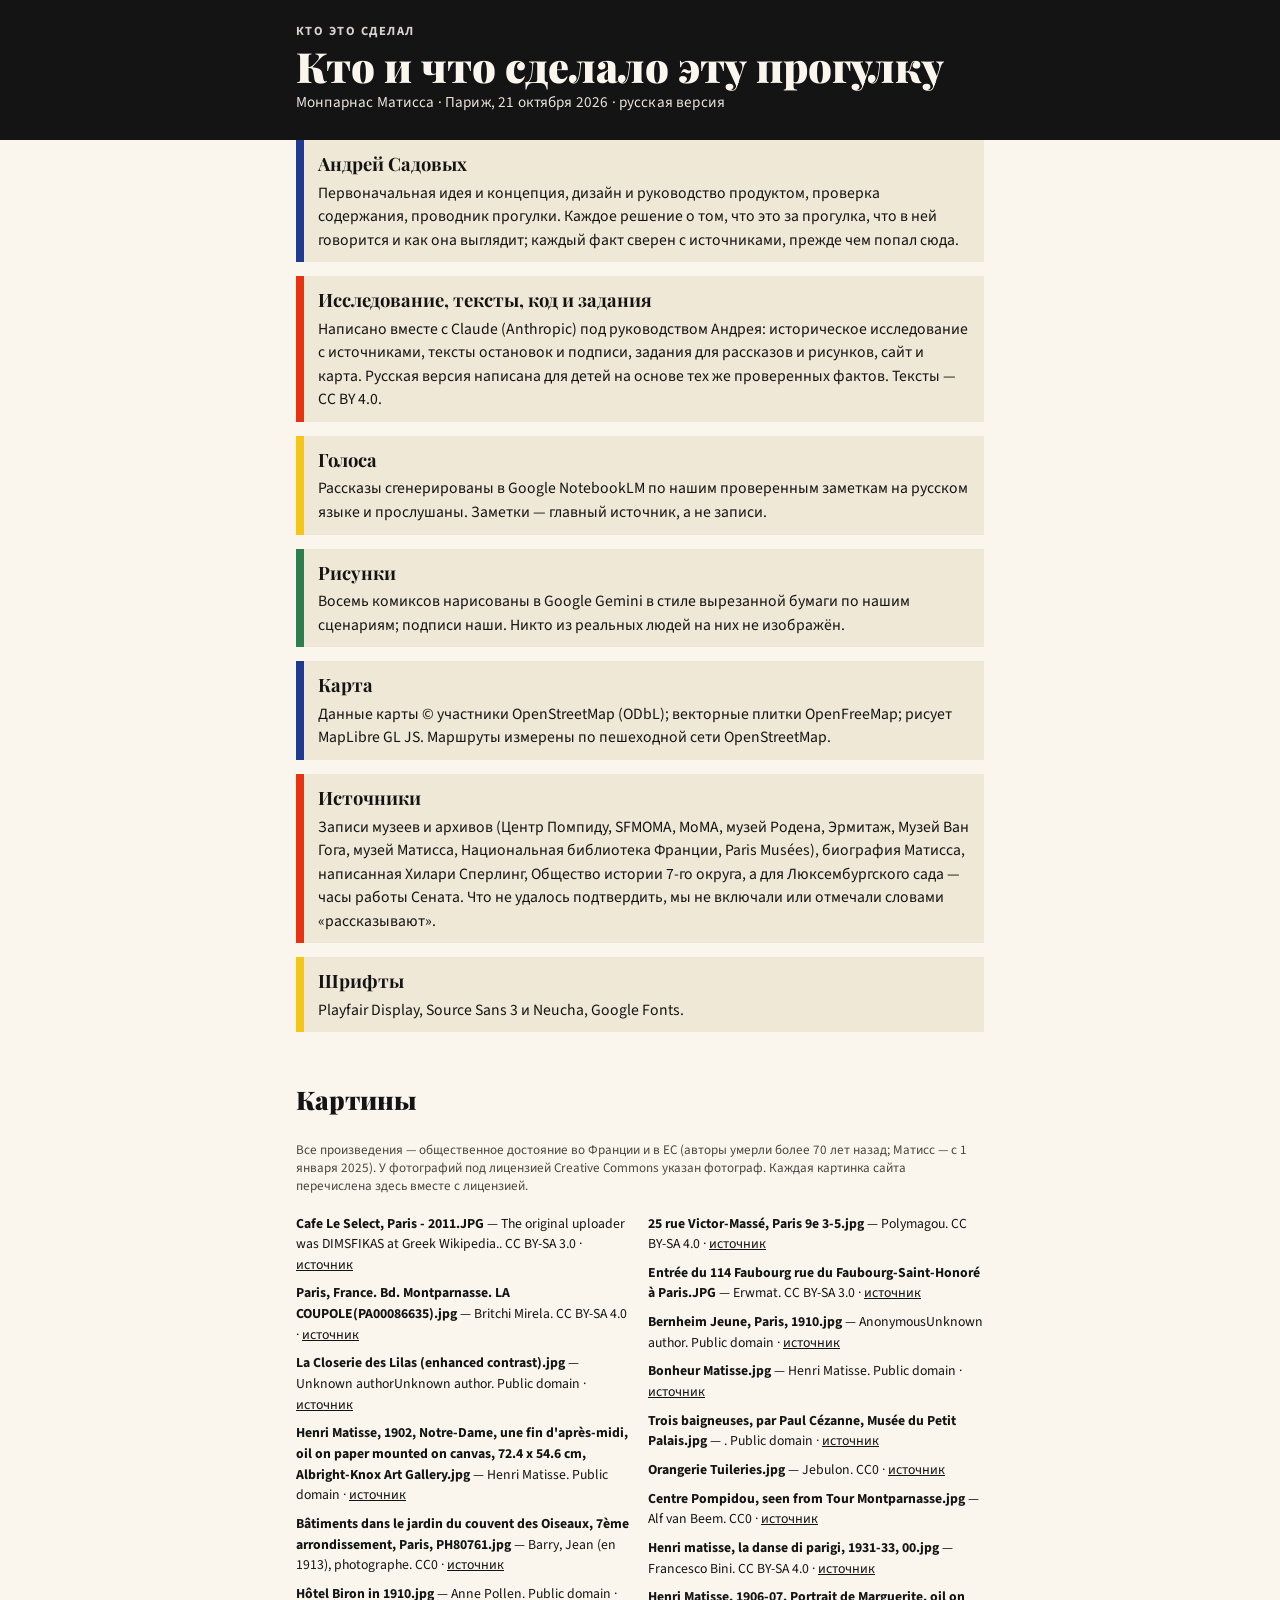
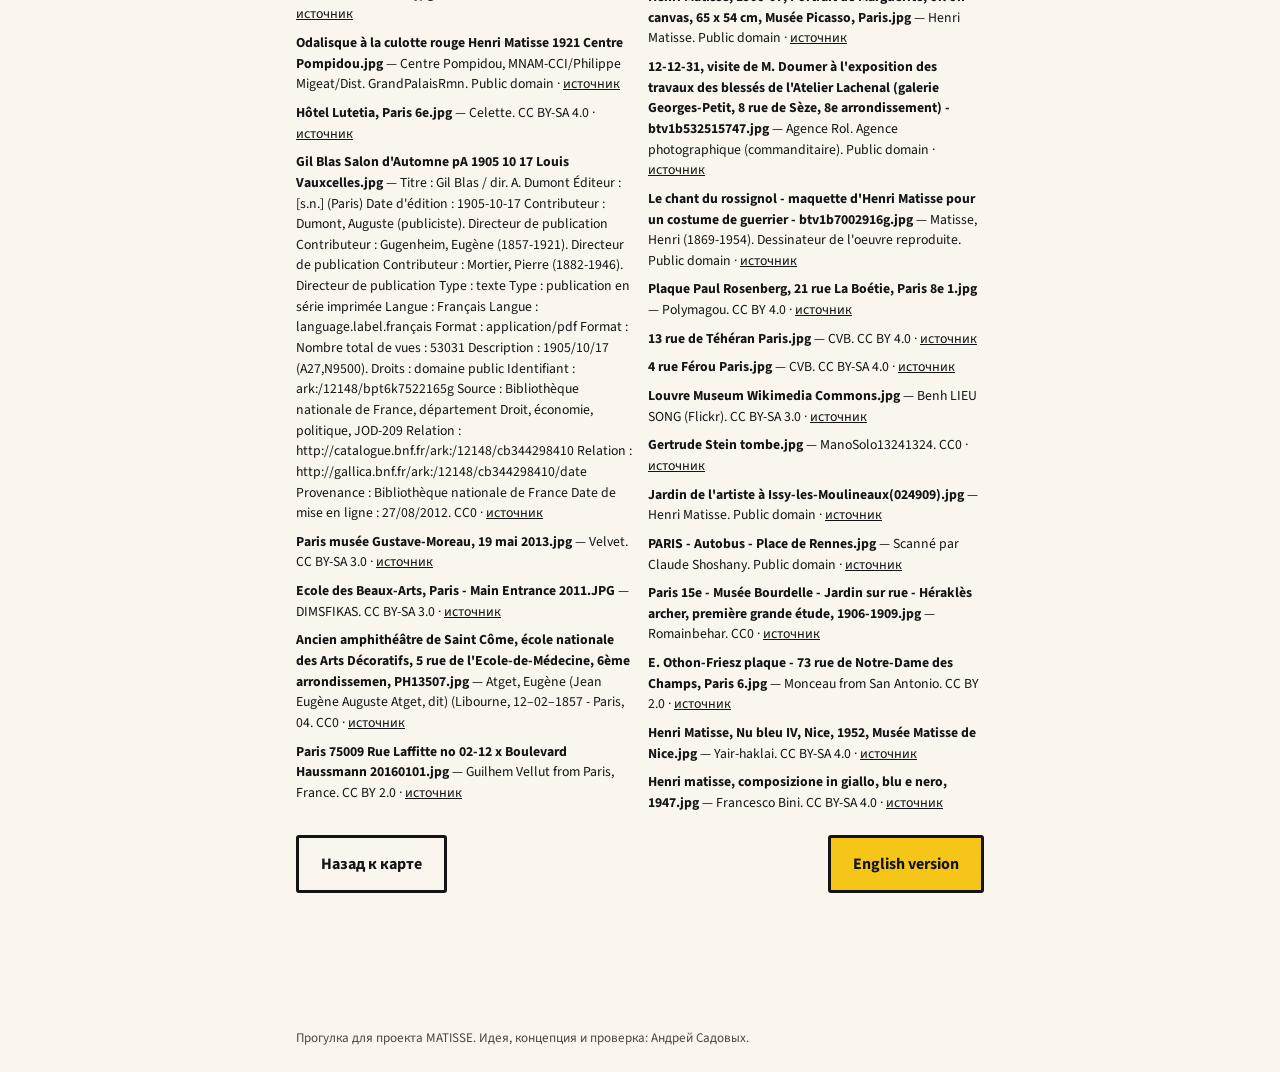
<file: credits.html>
<!doctype html>
<html lang="ru">
<head>
<meta charset="utf-8">
<meta name="viewport" content="width=device-width, initial-scale=1, viewport-fit=cover">
<link rel="icon" href="icons/favicon.svg" type="image/svg+xml">
<link rel="icon" href="icons/favicon-32.png" sizes="32x32" type="image/png">
<link rel="apple-touch-icon" href="icons/apple-touch-icon.png">
<link rel="manifest" href="manifest.webmanifest">
<title>Кто это сделал</title>
<meta name="description" content="Кто и что сделало «Монпарнас Матисса»: идея, руководство, голоса, рисунки, картины, карта, источники.">
<link rel="preconnect" href="https://fonts.googleapis.com">
<link rel="preconnect" href="https://fonts.gstatic.com" crossorigin>
<link rel="stylesheet" href="https://fonts.googleapis.com/css2?family=Playfair+Display:wght@900&family=Source+Sans+3:wght@400;700&family=Neucha&display=swap&subset=cyrillic">
<link rel="stylesheet" href="style.css">
<script src="lightbox.js" defer></script>
<style>:root { --accent: #141414; } .roles { display: grid; gap: 14px; } .role { border-left: 8px solid var(--cobalt); padding: 10px 14px; background: var(--paper-2); display: grid; gap: 4px; } .role.v { border-color: var(--vermilion); } .role.y { border-color: var(--lemon); } .role.g { border-color: var(--leaf); } .role b { font-family: var(--display); font-size: 1.15rem; } .role p { font-size: .98rem; } .pics { font-size: .86rem; columns: 2; column-gap: 16px; } .pics div { break-inside: avoid; margin-bottom: 8px; } @media (max-width: 599px) { .pics { columns: 1; } }</style>
</head>
<body>
<header class="band"><div class="in"><div class="eyebrow" style="color:inherit;opacity:.85">Кто это сделал</div><h1>Кто и что сделало эту прогулку</h1><p class="meta">Монпарнас Матисса · Париж, 21 октября 2026 · русская версия</p></div></header>
<main class="wrap page">
  <div class="roles">
    <div class="role"><b>Андрей Садовых</b><p>Первоначальная идея и концепция, дизайн и руководство продуктом, проверка содержания, проводник прогулки. Каждое решение о том, что это за прогулка, что в ней говорится и как она выглядит; каждый факт сверен с источниками, прежде чем попал сюда.</p></div>
    <div class="role v"><b>Исследование, тексты, код и задания</b><p>Написано вместе с Claude (Anthropic) под руководством Андрея: историческое исследование с источниками, тексты остановок и подписи, задания для рассказов и рисунков, сайт и карта. Русская версия написана для детей на основе тех же проверенных фактов. Тексты — CC BY 4.0.</p></div>
    <div class="role y"><b>Голоса</b><p>Рассказы сгенерированы в Google NotebookLM по нашим проверенным заметкам на русском языке и прослушаны. Заметки — главный источник, а не записи.</p></div>
    <div class="role g"><b>Рисунки</b><p>Восемь комиксов нарисованы в Google Gemini в стиле вырезанной бумаги по нашим сценариям; подписи наши. Никто из реальных людей на них не изображён.</p></div>
    <div class="role"><b>Карта</b><p>Данные карты © участники OpenStreetMap (ODbL); векторные плитки OpenFreeMap; рисует MapLibre GL JS. Маршруты измерены по пешеходной сети OpenStreetMap.</p></div>
    <div class="role v"><b>Источники</b><p>Записи музеев и архивов (Центр Помпиду, SFMOMA, MoMA, музей Родена, Эрмитаж, Музей Ван Гога, музей Матисса, Национальная библиотека Франции, Paris Musées), биография Матисса, написанная Хилари Сперлинг, Общество истории 7-го округа, а для Люксембургского сада — часы работы Сената. Что не удалось подтвердить, мы не включали или отмечали словами «рассказывают».</p></div>
    <div class="role y"><b>Шрифты</b><p>Playfair Display, Source Sans 3 и Neucha, Google Fonts.</p></div>
  </div>
  <h2>Картины</h2>
  <p class="credit">Все произведения — общественное достояние во Франции и в ЕС (авторы умерли более 70 лет назад; Матисс — с 1 января 2025). У фотографий под лицензией Creative Commons указан фотограф. Каждая картинка сайта перечислена здесь вместе с лицензией.</p>
  <div class="pics" id="pics">загрузка…</div>
  <nav class="next"><a class="btn alt" href="index.html">Назад к карте</a><a class="btn" href="https://matisse-walk.github.io/">English version</a></nav>
</main>
<footer>Прогулка для проекта MATISSE. Идея, концепция и проверка: Андрей Садовых.</footer>
<script>
fetch('art/credits.json').then(r => r.json()).then(j => {
  const esc = s => String(s || '').replace(/&/g, '&amp;').replace(/</g, '&lt;');
  document.getElementById('pics').innerHTML = (j.saved || j).map(c => `<div><b>${esc(c.title || c.slug)}</b> — ${esc(c.artist || c.photographer_or_uploader_credit || '')}${c.date ? ', ' + esc(c.date) : ''}${c.collection ? '. ' + esc(c.collection) : ''}. ${esc(c.licence || '')}${c.commons_url ? ` · <a href="${c.commons_url}">источник</a>` : ''}</div>`).join('');
}).catch(() => { document.getElementById('pics').textContent = 'Список — в файле art/credits.json.'; });
</script>
</body>
</html>
</file>
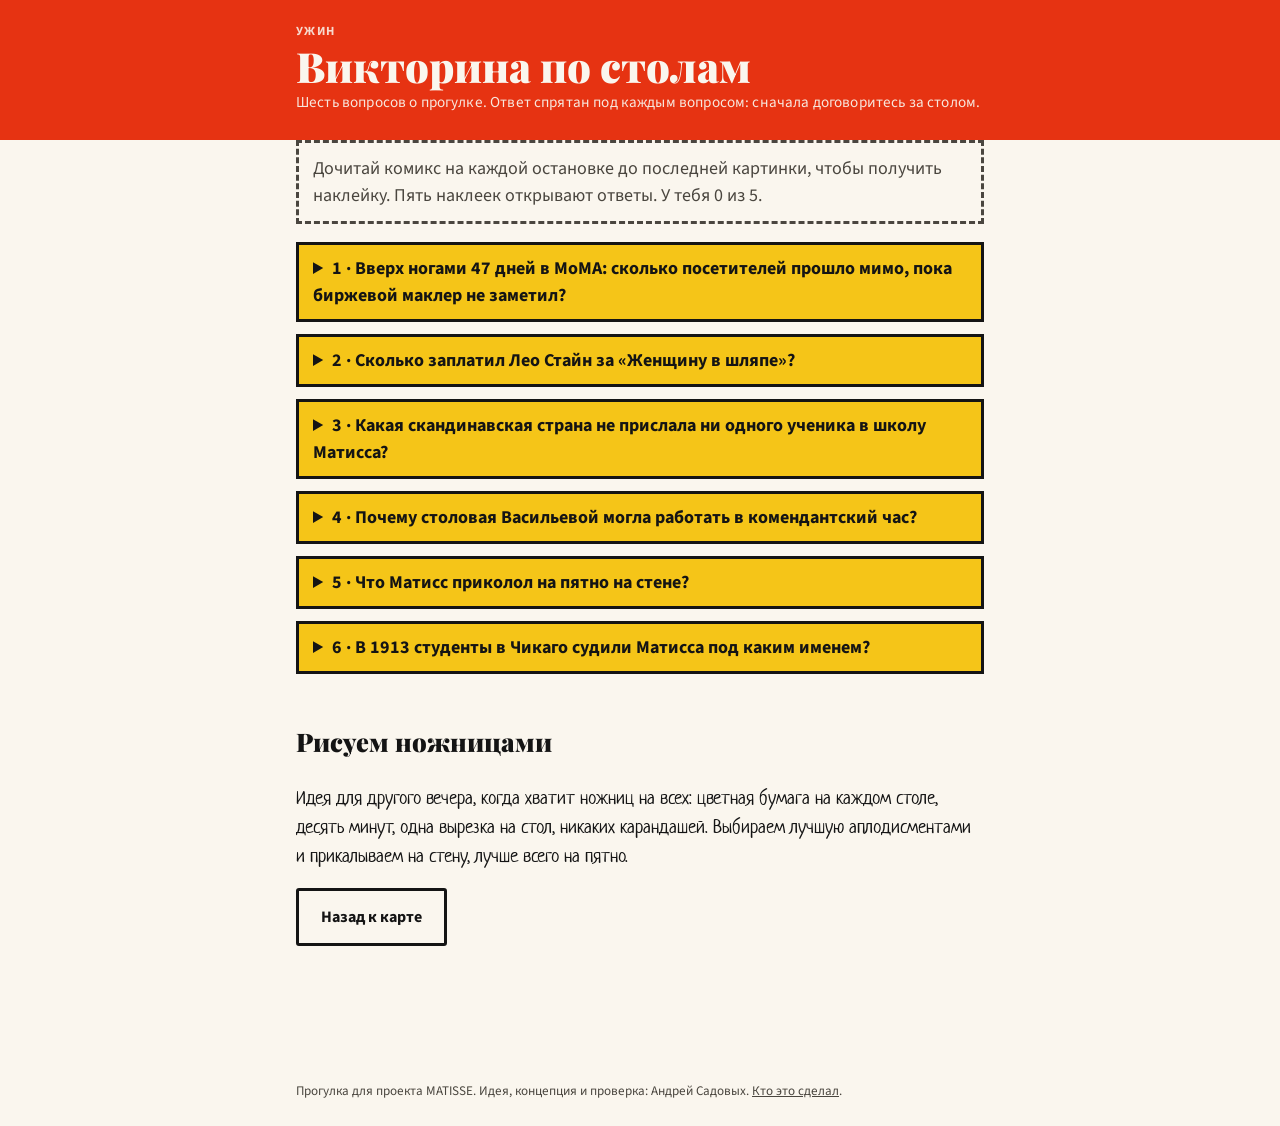
<file: dinner.html>
<!doctype html>
<html lang="ru">
<head>
<meta charset="utf-8">
<meta name="viewport" content="width=device-width, initial-scale=1, viewport-fit=cover">
<link rel="icon" href="icons/favicon.svg" type="image/svg+xml">
<link rel="icon" href="icons/favicon-32.png" sizes="32x32" type="image/png">
<link rel="apple-touch-icon" href="icons/apple-touch-icon.png">
<link rel="manifest" href="manifest.webmanifest">
<title>Викторина за ужином</title>
<meta name="description" content="Шесть вопросов о прогулке, для столов за ужином.">
<link rel="preconnect" href="https://fonts.googleapis.com">
<link rel="preconnect" href="https://fonts.gstatic.com" crossorigin>
<link rel="stylesheet" href="https://fonts.googleapis.com/css2?family=Playfair+Display:wght@900&family=Source+Sans+3:wght@400;700&family=Neucha&display=swap&subset=cyrillic">
<link rel="stylesheet" href="style.css">
<script src="lightbox.js" defer></script>
<style>:root { --accent: #E63312; } .qs { display: grid; gap: 12px; } .lock { border: 3px dashed var(--ink-soft); padding: 12px 14px; color: var(--ink-soft); } .scissors { font-family: var(--hand); font-size: 1.2rem; }</style>
<script src="content.js"></script>
</head>
<body>
<header class="band"><div class="in"><div class="eyebrow" style="color:inherit;opacity:.85">Ужин</div><h1>Викторина по столам</h1><p class="meta">Шесть вопросов о прогулке. Ответ спрятан под каждым вопросом: сначала договоритесь за столом.</p></div></header>
<main class="wrap page">
  <div class="lock" id="lock">Дочитай комикс на каждой остановке до последней картинки, чтобы получить наклейку. Пять наклеек открывают ответы.</div>
  <div class="qs" id="qs"></div>
  <h2>Рисуем ножницами</h2>
  <p class="scissors">Идея для другого вечера, когда хватит ножниц на всех: цветная бумага на каждом столе, десять минут, одна вырезка на стол, никаких карандашей. Выбираем лучшую аплодисментами и прикалываем на стену, лучше всего на пятно.</p>
  <nav class="next"><a class="btn alt" href="index.html">Назад к карте</a></nav>
</main>
<footer>Прогулка для проекта MATISSE. Идея, концепция и проверка: Андрей Садовых. <a href="credits.html">Кто это сделал</a>.</footer>
<script>
(function(){
  var got = []; try { got = JSON.parse(localStorage.getItem('mm.stickers.ru') || '[]'); } catch (e) {}
  var main = ['gauguin','canteen','station','vavin','door']; var n = main.filter(function(id){ return got.indexOf(id) >= 0; }).length;
  var open = n >= 5; var lock = document.getElementById('lock');
  lock.textContent = open ? 'Все пять наклеек собраны. Ответы открыты.' : lock.textContent + ' У тебя ' + n + ' из 5.';
  document.getElementById('qs').innerHTML = WALK.dinner.map(function(d, i){
    return '<details class="quiz"><summary>' + (i+1) + ' · ' + d.q + '</summary><p>' + (open ? d.a : 'Собери все пять наклеек, чтобы увидеть ответ.') + '</p></details>';
  }).join('');
})();
</script>
</body>
</html>
</file>
<file: style.css>
/* Matisse's Montparnasse — one stylesheet for every page.
   Layout: one column of running text (≤ 68ch) on cream paper; each stop opens with a full-width
   colour band in its own Jazz colour; artworks sit on white mats; the comic strip carries HTML
   captions laid over its six panels. Type: Fraunces (soft 1920s–40s display, like the
   hand-cut titles of Jazz) + Karla (plain humanist sans) + Patrick Hand for strip captions. */

:root {
  --paper: #FAF6EE;        /* cream ground */
  --paper-2: #EFE8D6;      /* a shade deeper, for panels */
  --ink: #141414;
  --ink-soft: #4A463F;     /* warm grey for captions */
  --cobalt: #1F3A93;
  --vermilion: #E63312;
  --lemon: #F5C518;
  --leaf: #2E7D4F;
  --mat: #FFFFFF;          /* artwork mats */
  --accent: var(--cobalt); /* overridden per stop */
  --accent-ink: #FAF6EE;   /* text on the accent band */
  --display: "Playfair Display", Georgia, serif;
  --body: "Source Sans 3", "Segoe UI", Helvetica, Arial, sans-serif;
  --hand: "Neucha", "Segoe Print", cursive;
  --gutter-l: max(16px, env(safe-area-inset-left, 0px));
  --gutter-r: max(16px, env(safe-area-inset-right, 0px));
  color-scheme: light;
}
@media (prefers-color-scheme: dark) {
  :root:not([data-theme="light"]) {
    --paper: #111a3d; --paper-2: #1b2a63; --ink: #FAF6EE; --ink-soft: #D9D2C2; --mat: #FAF6EE;
    color-scheme: dark;
  }
}
:root[data-theme="dark"] {
  --paper: #111a3d; --paper-2: #1b2a63; --ink: #FAF6EE; --ink-soft: #D9D2C2; --mat: #FAF6EE;
  color-scheme: dark;
}

* { box-sizing: border-box; }
html { -webkit-text-size-adjust: 100%; }
body {
  margin: 0; background: var(--paper); color: var(--ink);
  font-family: var(--body); font-size: 1.125rem; line-height: 1.5;
  font-variant-numeric: tabular-nums;
}
img { max-width: 100%; height: auto; display: block; }
a { color: inherit; }
h1, h2, h3 { font-family: var(--display); font-weight: 900; line-height: 1.02; text-wrap: balance; margin: 0; }
h2 { font-size: 1.6rem; margin-block: 36px 12px; }
p { margin: 0; }
:focus-visible { outline: 3px solid var(--lemon); outline-offset: 2px; }
@media (prefers-reduced-motion: reduce) { * { transition: none !important; animation: none !important; } }

/* page frame: gutters once, on the wrapper; bands use their inner wrapper */
.wrap { max-width: 720px; margin: 0 auto; padding-inline: var(--gutter-l) var(--gutter-r); padding-block: 0 112px; display: grid; gap: 18px; }
.band { background: var(--accent); color: var(--accent-ink); }
.band .in { max-width: 720px; margin: 0 auto; padding-inline: var(--gutter-l) var(--gutter-r); padding-block: 22px 26px; display: grid; gap: 4px; }
.band .num { font-family: var(--display); font-weight: 900; font-size: 3.2rem; line-height: .9; }
.band h1 { font-size: clamp(1.9rem, 7.5vw, 2.6rem); }
.band .meta { font-size: .95rem; opacity: .92; letter-spacing: .01em; }
.eyebrow { text-transform: uppercase; letter-spacing: .12em; font-size: .78rem; font-weight: 700; color: var(--ink-soft); }

/* cover */
.cover { min-height: 80vh; display: grid; align-content: center; gap: 20px; max-width: 720px; margin: 0 auto; padding-inline: var(--gutter-l) var(--gutter-r); padding-block: 32px; }
.cutout { width: min(78vw, 360px); height: auto; }
.cover h1 { font-size: clamp(2.6rem, 11vw, 4.6rem); }
.lede { font-size: 1.2rem; max-width: 36ch; }
.buttons { display: flex; gap: 12px; flex-wrap: wrap; }
.btn { display: inline-block; padding: 14px 22px; border: 3px solid var(--ink); background: var(--lemon); color: #141414; font-weight: 700; text-decoration: none; border-radius: 3px; font-size: 1rem; }
.btn.alt { background: transparent; color: var(--ink); }

/* artworks: white mat, thin black frame, credit below */
.hero { background: var(--mat); border: 3px solid #141414; padding: 8px; display: grid; gap: 6px; margin: 0; }
.hero figcaption, .credit { font-size: .82rem; line-height: 1.35; color: var(--ink-soft); }
.hero figcaption { color: #4A463F; } /* on the white mat, always dark */
.stand { font-weight: 700; }

/* audio: the one big control, sticky at the bottom */
.player { position: sticky; bottom: 0; z-index: 5; background: var(--paper-2); border-top: 3px solid var(--ink); margin-inline: calc(-1 * var(--gutter-l)) calc(-1 * var(--gutter-r)); padding-inline: var(--gutter-l) var(--gutter-r); padding-block: 10px calc(12px + env(safe-area-inset-bottom, 0px)); display: grid; gap: 6px; }
.player .label { font-weight: 700; font-size: .95rem; }
.player audio { width: 100%; }

.story { font-size: 1.125rem; max-width: 68ch; display: grid; gap: .7em; }
.fact { border-left: 8px solid var(--vermilion); background: var(--paper-2); padding: 12px 14px; display: grid; gap: 4px; }
.fact .eyebrow { color: var(--vermilion); }
details.quiz { border: 3px solid var(--ink); padding: 10px 14px; background: var(--lemon); color: #141414; }
details.quiz summary { cursor: pointer; font-weight: 700; }
details.quiz p { margin-top: 8px; }

/* the strip: image + six captions laid over the panels (2 columns × 3 rows) */
.strip { position: relative; margin: 0; border: 3px solid #141414; background: #FAF6EE; }
.strip img { width: 100%; }
.cap { color: #141414; font-family: var(--hand); line-height: 1.2; }
.cap b { font-family: var(--display); font-weight: 900; margin-right: 5px; }
.cap q { font-style: italic; }
.cap q::before, .cap q::after { content: '"'; }
/* phones: the drawing stays clear; captions sit under it in the same 2 × 3 order as the panels */
@media (max-width: 599px) {
  .strip { display: grid; grid-template-columns: 1fr 1fr; gap: 6px 8px; padding: 0 6px 8px; }
  .strip img { grid-column: 1 / -1; margin: 0 -6px; width: calc(100% + 12px); max-width: none; }
  .cap { font-size: .95rem; }
}
/* wider screens: captions over the panels, translucent so the panel shows through */
@media (min-width: 600px) {
  .cap { position: absolute; width: 44.5%; background: rgba(250,246,238,.82); border: 2px solid #141414; padding: 3px 6px 4px; font-size: 1.05rem; backdrop-filter: blur(2px); }
  .cap.l { left: 3.2%; } .cap.r { left: 52.3%; }
  .cap.t1 { top: 2%; } .cap.t2 { top: 35%; } .cap.t3 { top: 68%; }
}

nav.next { display: flex; gap: 12px; justify-content: space-between; flex-wrap: wrap; }
footer { max-width: 720px; margin: 0 auto; padding-inline: var(--gutter-l) var(--gutter-r); padding-block: 24px; font-size: .82rem; color: var(--ink-soft); }

@media print {
  .player, nav.next, .btn { display: none; }
  body { background: #fff; color: #000; }
  .band { background: none; color: #000; border-bottom: 3px solid #000; }
  .page { page-break-after: always; }
}

/* full-screen picture viewer (reading pages) */
.lightbox { position: fixed; inset: 0; z-index: 60; background: rgba(20,20,20,.94); display: grid; grid-template-rows: 1fr auto; align-items: center; justify-items: center; touch-action: pinch-zoom; }
.lightbox img { max-width: 100vw; max-height: calc(100vh - 56px); width: auto; height: auto; object-fit: contain; touch-action: pinch-zoom; cursor: zoom-out; }
.lightbox .lb-credit { color: #FAF6EE; font-size: .85rem; padding: 8px 16px 12px; text-align: center; max-width: 70ch; margin: 0; }
.lightbox .lb-close { position: fixed; top: 10px; right: 12px; width: 40px; height: 40px; border: 2px solid #FAF6EE; background: #141414; color: #FAF6EE; font-size: 1.5rem; line-height: 1; cursor: pointer; }
.lb-open { overflow: hidden; }
.hero img, .icons img, .strip img { cursor: zoom-in; }
[hidden] { display: none !important; }
</file>
